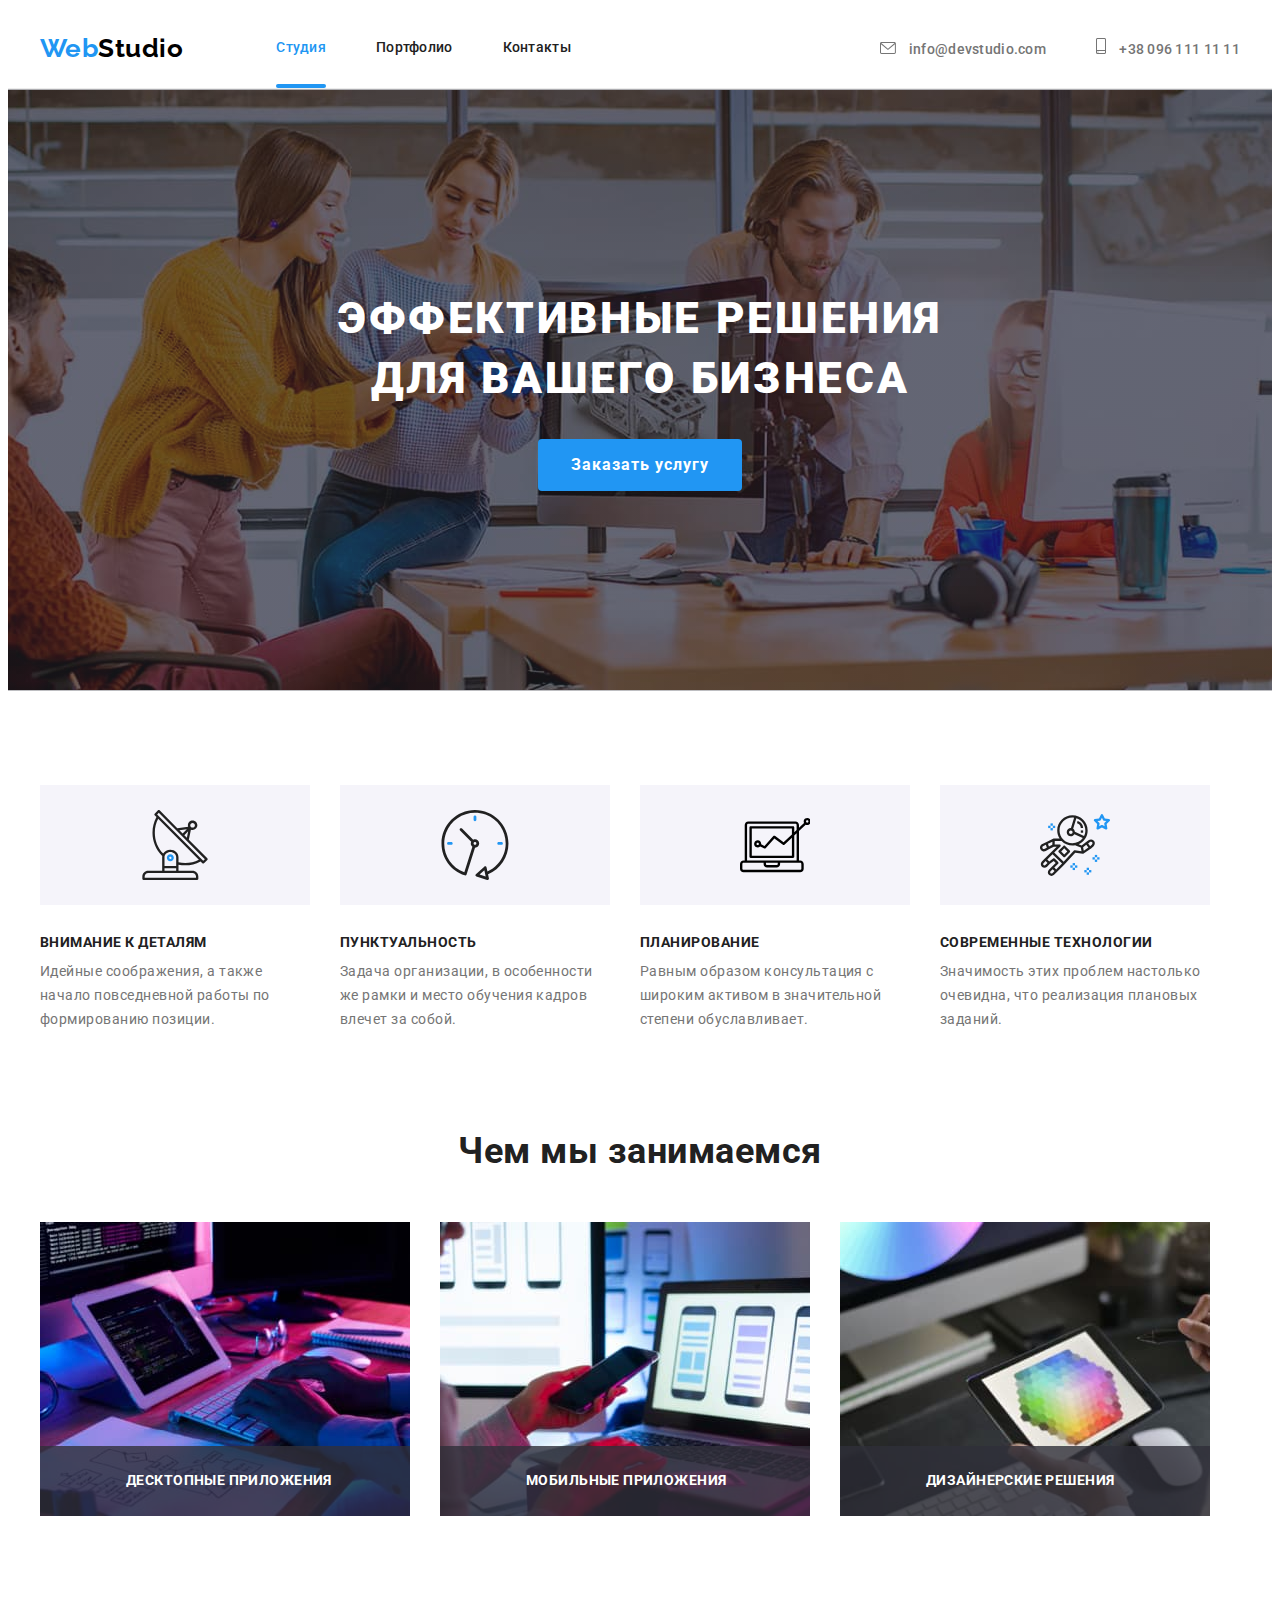
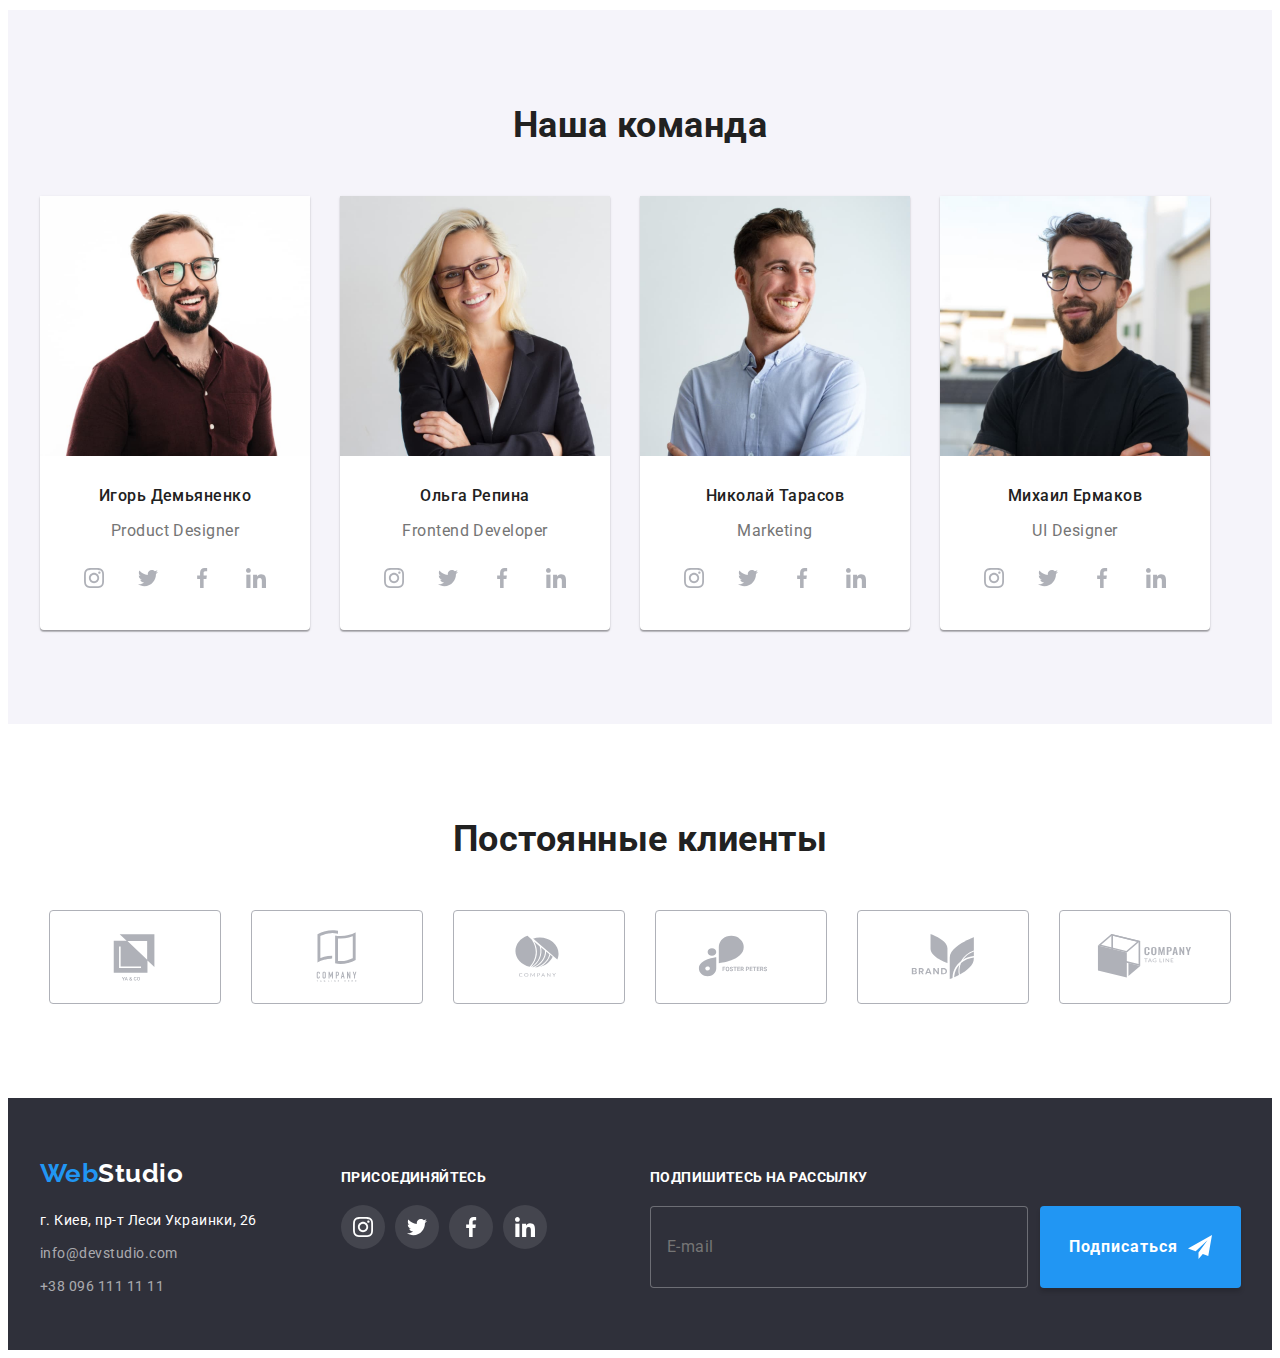
<file: index.html>
<!DOCTYPE html>
<html lang="ru">
<head>
    <meta charset="UTF-8">
    <meta http-equiv="X-UA-Compatible" content="IE=edge">
    <meta name="viewport" content="width=device-width, initial-scale=1.0">
    <title>Document</title>

<link rel="stylesheet" href="https://cdnjs.cloudflare.com/ajax/libs/modern-normalize/1.1.0/modern-normalize.min.css"
                integrity="sha512-wpPYUAdjBVSE4KJnH1VR1HeZfpl1ub8YT/NKx4PuQ5NmX2tKuGu6U/JRp5y+Y8XG2tV+wKQpNHVUX03MfMFn9Q=="
                crossorigin="anonymous" referrerpolicy="no-referrer" />
 <link rel="stylesheet" href="./css/styles.css">
<link
href="https://fonts.googleapis.com/css2?family=Montserrat&family=Raleway:wght@700&family=Roboto:wght@400;500;700;900&display=swap"
rel="stylesheet">
</head>
<body class="page">



    
    <!-- Шапка сайта -->
    <header class="page-header">
        <div class="container main-nav">
            <nav class="logo-nav">
        <a href="index.html" class="logo-header"><span class="logo-web">Web</span>Studio
        </a>
        <ul class="site-nav list">
            <li class="item"><a href="index.html" class="link current">Студия</a></li>
            <li class="item"><a href="portfolio.html" class="link">Портфолио</a></li>
            <li class="item"><a href="" class="link">Контакты</a></li>
        </ul>
        </nav>

        <ul class="address-nav list">
            <li class="item">
                <a href="mailto:info@devstudio.com" class="link">
                <svg class="mail-icon" width="16" height="12">
                <use href="./images/icons.svg#icon-envelope"></use>
            </svg>
           
                info@devstudio.com</a>
            </li>
            <li class="item">
                <a href="tel:+380961111111" class=link>
                <svg class="telephone-icon" width="10" height="16">
                    <use href="./images/icons.svg#icon-smartphone"></use>
                </svg>
                +38 096 111 11 11</a></li>
        </ul>
        </div>
    </header>
<!-- Main Content -->
<main>
    <!-- Герой -->
    <section class="hero">
        
<h1 class="hero-title">Эффективные решения <br> для вашего бизнеса</h1>
<button type="button" class="button" data-modal-open>Заказать услугу</button>

    </section>
    <!-- Премущества -->
    <section class="section features">
        <div class="container">
        <h2 class="section-title visually-hidden">Наши преимущества</h2>
        <ul class="features list">
            <li class="item">
                <div class="box-features">
                <svg class="icon-features">
                    <use href="./images/icons.svg#icon-antenna"></use>
                </svg>
            </div>
            <h3 class="title">Внимание к деталям</h3>
            <p class="text">Идейные соображения, а также начало повседневной работы по формированию позиции.</p>
            </li>
            <li class="item">
                <div class="box-features">
                <svg class="icon-features">
                    <use href="./images/icons.svg#icon-clock--"></use>
                </svg>
                </div>
                <h3 class="title">Пунктуальность</h3>
                <p class="text">Задача организации, в особенности же рамки и место обучения кадров влечет за собой.</p>
           
            </li>
            <li class="item">
                <div class="box-features">
                <svg class="icon-features">
                    <use href="./images/icons.svg#icon-Vector"></use>
                </svg>
                </div>
                <h3 class="title">Планирование</h3>
                <p class="text">Равным образом консультация с широким активом в значительной степени обуславливает.</p>
            
            </li>
            <li class="item">
                <div class="box-features">
                <svg class="icon-features">
                    <use href="./images/icons.svg#icon-astronaut"></use>
                </svg>
                </div>
                <h3 class="title">Современные технологии</h3>
                <p class="text">Значимость этих проблем настолько очевидна, что реализация плановых заданий.</p>
            </li>
        </ul>
        </div>
    </section>
    <!-- Чем занимаемся-->
    <section class="section works">
        <div class="container">
        <h2 class="section-title">Чем мы занимаемся</h2>
        <ul class="list work-img">
            <li class="item-work">
                <img src="./images/box1.jpg" alt="Планшет и клавиатура на столе" width="370" class="work-pic">
            <span class="name-work">Десктопные приложения</span>
            </li>
            <li class="item-work">
                <img src="./images/box2.jpg" alt="Ноутбук на столе" width="370"class="work-pic">
                <span class="name-work">Мобильные приложения</span>
            </li>
            <li class="item-work">
                <img src="./images/box3.jpg" alt="Планшет в руках" width="370"class="work-pic">
                <span class="name-work">Дизайнерские решения</span>
            </li>
        </ul>
        </div>
    </section>
    <!-- Наша команда -->
    <section class="section command">
        <div class="container">
        <h2 class="section-title">Наша команда</h2>
        <ul class="command list">
            <li class="item">
                <img src="./images/igor.jpg" alt="Парень в очках" width="270" class="photo">
                <div class="command-card">
                    <h3 class="name">Игорь Демьяненко</h3>
                <p class="text">Product Designer</p>
                <ul class="command-icons">
                    <li class="icon list">
                            <a href="#" class="link-social" alt="Посилання на Instagram">
                        <svg class="social-icon">
                            <use href="./images/icons.svg#icon-Instasign"></use>
                        </svg>
                        </a>
                    </li>
                    <li class="icon list">
                    <a href="#" class="link-social" alt="Посилання на Twitter">
                            <svg class="social-icon">
                                <use href="./images/icons.svg#icon-Twitter"></use>
                            </svg>
                        </a>
                    </li>
                        <li class="icon list">
                            <a href="#" class="link-social" alt="Посилання на Facebook">
                                <svg class="social-icon">
                                    <use href="./images/icons.svg#icon-facebooksign"></use>
                                </svg>
                            </a>
                        </li>
                        <li class="icon list">
                            <a href="#" class="link-social" alt="Посилання на Linkedin">
                                <svg class="social-icon">
                                    <use href="./images/icons.svg#icon-INsign"></use>
                                </svg>
                            </a>
                        </li>
                    </ul>
            </li>
    
<li class="item">
                <img src="./images/olga.jpg" alt="Девушка в очках" width="270" class="photo">
                <div class="command-card">
                <h3 class="name">Ольга Репина</h3>
                <p class="text">Frontend Developer</p>
                <ul class="command-icons">
                    <li class="icon list">
                        <a href="#" class="link-social" alt="Посилання на Instagram">
                            <svg class="social-icon">
                                <use href="./images/icons.svg#icon-Instasign"></use>
                            </svg>
                        </a>
                    </li>
                    <li class="icon list">
                        <a href="#" class="link-social" alt="Посилання на Twitter">
                            <svg class="social-icon">
                                <use href="./images/icons.svg#icon-Twitter"></use>
                            </svg>
                        </a>
                    </li>
                    <li class="icon list">
                        <a href="#" class="link-social" alt="Посилання на Facebook">
                            <svg class="social-icon">
                                <use href="./images/icons.svg#icon-facebooksign"></use>
                            </svg>
                        </a>
                    </li>
                    <li class="icon list">
                        <a href="#" class="link-social" alt="Посилання на Linkedin">
                            <svg class="social-icon">
                                <use href="./images/icons.svg#icon-INsign"></use>
                            </svg>
                        </a>
                    </li>
                </ul>
                </li>
<li class="item">
                <img src="./images/nikolay.jpg" alt="Парень в белой рубашке" width="270" class="photo">
                <div class="command-card">
               <h3 class="name">Николай Тарасов</h3>
            <p class="text">Marketing</p>
        <ul class="command-icons">
            <li class="icon list">
                <a href="#" class="link-social" alt="Посилання на Instagram">
                    <svg class="social-icon">
                        <use href="./images/icons.svg#icon-Instasign"></use>
                    </svg>
                </a>
            </li>
            <li class="icon list">
                <a href="#" class="link-social" alt="Посилання на Twitter">
                    <svg class="social-icon">
                        <use href="./images/icons.svg#icon-Twitter"></use>
                    </svg>
                </a>
            </li>
            <li class="icon list">
                <a href="#" class="link-social" alt="Посилання на Facebook">
                    <svg class="social-icon">
                        <use href="./images/icons.svg#icon-facebooksign"></use>
                    </svg>
                </a>
            </li>
            <li class="icon list">
                <a href="#" class="link-social" alt="Посилання на Linkedin">
                    <svg class="social-icon">
                        <use href="./images/icons.svg#icon-INsign"></use>
                    </svg>
                </a>
            </li>
        </ul>
       </div>
        </li>
    <li class="item">
                <img src="./images/mihail.jpg" alt="Парень с бородой" width="270" class="photo">
                <div class="command-card">
                <h3 class="name">Михаил Ермаков</h3>
                <p class="text">UI Designer</p>
        <ul class="command-icons">
            <li class="icon list">
                <a href="#" class="link-social" alt="Посилання на Instagram">
                    <svg class="social-icon">
                        <use href="./images/icons.svg#icon-Instasign"></use>
                    </svg>
                </a>
            </li>
            <li class="icon list">
                <a href="#" class="link-social" alt="Посилання на Twitter">
                    <svg class="social-icon">
                        <use href="./images/icons.svg#icon-Twitter"></use>
                    </svg>
                </a>
            </li>
            <li class="icon list">
                <a href="#" class="link-social" alt="Посилання на Facebook">
                    <svg class="social-icon">
                        <use href="./images/icons.svg#icon-facebooksign"></use>
                    </svg>
                </a>
            </li>
            <li class="icon list">
                <a href="#" class="link-social" alt="Посилання на Linkedin">
                    <svg class="social-icon">
                        <use href="./images/icons.svg#icon-INsign"></use>
                    </svg>
                </a>
            </li>
        </ul>
        </li>
    </ul>
    </div>
    </section>
    <!-- Постоянные клиенты -->
    <section class="section clients">
        <div class="container">
            <h2 class="section-title">Постоянные клиенты</h2>
            <ul class="clients-icons list">
<li class="icon">
    <a href="#" class="client-link">
        <svg class="client-icon">
        <use href="./images/icons.svg#icon-Client-1"></use>
        </svg>
    </a>
    </li>
<li class="icon">
    <a href="#" class="client-link">
     <svg class="client-icon">
     <use href="./images/icons.svg#icon-Client-2"></use>
    </svg>
    </a>
    </li>
    <li class="icon">
        <a href="#" class="client-link">
<svg class="client-icon">
<use href="./images/icons.svg#icon-Client-3"></use>
</svg>
        </a>
</li>
    <li class="icon">
<a href="#" class="client-link">
<svg class="client-icon">
<use href="./images/icons.svg#icon-Client-4"></use>
</svg>
</a>
</li>
    <li class="icon">
<a href="#" class="client-link">
<svg class="client-icon">
<use href="./images/icons.svg#icon-Client-5"></use>
</svg>
</a>
</li>
    <li class="icon">
<a href="#" class="client-link">
<svg class="client-icon">
<use href="./images/icons.svg#icon-Client-6"></use>
</svg>
</a>
</li>
</ul>
</div>
    </section>
    </main>
 <!-- footer -->
<footer class="footer">
    <div class="container">
        <ul class="footer-content">
<li class="footer-box address-logo">
    <div class="footer-auth">
    <div class="logo-footer">
    <a href="index.html"><span class="logo-web">Web</span><span class="logo-white">Studio</span>
    </a>
    </div>
    <div class="address-box">
    <address class="address-footer">
    <a href="https://goo.gl/maps/piqngm7oDQpEDh6u6" target="_blank" class="address">г. Киев, пр-т Леси Украинки,
                26</a>
    </address>

    <address class="address-nav-footer">
    <ul class="list">
    <li class="mail">
    <a href="mailto:info@devstudio.com" class="link">info@devstudio.com</a>
    </li>
                <li><a href="tel:+380961111111" class="link">+38 096 111 11 11</a>
                </li>
            </ul>
        </address>
        </div>
    </div>
</li>
<li class="footer-box">
    <div class="footer-auth icons-block">
        <p class="footer-auth-text">Присоединяйтесь</p>
        <ul class="footer-icons">
            <li class="icon list">
                <a href="#" class="footer-link">
                    <svg class="footer-icon" aria-label="Посилання на Instagram">
                        <use href="./images/icons.svg#icon-Instasign"></use>
                    </svg>
                </a>
            </li>
            <li class="icon list">
                <a href="#" class="footer-link">
               
                    <svg class="footer-icon" aria-label="Посилання на Twitter">
                        <use href="./images/icons.svg#icon-Twitter"></use>
                    </svg>
                </a>
            </li>
            <li class="icon list">
                <a href="#" class="footer-link" aria-label="Посилання на Facebook">
                    <svg class="footer-icon">
                        <use href="./images/icons.svg#icon-facebooksign"></use>
                    </svg>
            </a>
            </li>
            <li class="icon list">
                <a href="#" class="footer-link">
                    <svg class="footer-icon" aria-label="Посилання на Linkedin">
                        <use href="./images/icons.svg#icon-INsign"></use>
                    </svg>
                </a>
            </li>
            </ul>
        </div>
</li>
<li class="list">
    <form>
        <p class="footer-form-text">Подпишитесь на рассылку</p>
        <div role="group" class="footer-field">
            <input type="email" class="input-footer" id="email" name="email" placeholder="E-mail">
            <label for="email" class="label-footer">
            </label>
            <button type="submit"class= "button-footer">
                <span class="text-button-send">Подписаться</span>
                <svg class="icon-send">
                    <use href="./images/icons.svg#send"></use>
                </svg>
            </button>
    </div>
    </form>
</li>
        </ul>
</div>
</footer>
<!-- Modal -->
<div class="backdrop is-hidden" data-modal>
    <div class="modal">
        <button type="button" class="modal-close-button" data-modal-close>
            <svg class="close-icon" aria-hidden="true">
                <use href="./images/icons.svg#close-black">
                </use>
            </svg>
        </button>
        <form class="form">
            <h3 class="recall">Оставьте свои данные, мы вам перезвоним</h3>
        <div class="form-field">
            <label for="name" class="form-label">Имя</label>
            <input type="text" class="form-input" name="name" id="name" placeholder=" ">
                <svg class="modal-icon" aria-hidden="true">
                    <use href="./images/icons.svg#person-modal">
                    </use>
                </svg>
            </div>
            <div class="form-field">
            <label for="tel" class="form-label">Телефон</label>
            <input type="tel" class="form-input" name="tel" id="tel" placeholder=" ">
                <svg class="modal-icon" aria-hidden="true">
                    <use href="./images/icons.svg#phone-modal">
                    </use>
                </svg>
         
            </div>
            <div class="form-field">
            <label for="email" class="form-label">Почта</label>
            <input type="email" class="form-input" name="email" id="email" placeholder=" ">
                <svg class="modal-icon" aria-hidden="true">
                    <use href="./images/icons.svg#email-modal">
                    </use>
                </svg>
           
            </div>
            <div class="form-field">
            <label for="feedback" class="form-label">Комментарий</label>
            <textarea class="form-input-feedback" name="feedback" id="feedback" rows="5" placeholder="Введите текст"></textarea>              
            </div>
            <div class="policy-box">
           
            <input type="checkbox" class="form-checkbox" name="policy" id="policy">
            <svg class="checkbox-icon-check">
                <use href="./images/icons.svg#icon-check"></use>
            </svg>
            <svg class="checkbox-icon">
                <use href="./images/icons.svg#vector"></use>
            </svg>
           
            <label for="policy" class="label-policy">Соглашаюсь с рассылкой и принимаю <a class="contract">Условия договора</a>
            </label>
    </div>
            <button type="submit" class="button-send"> Отправить
               
            </button>
            </form>
        </div>
        </form>
    </div>
</div>
<script src="./js/modal.js">

</script>
</body>
</html>
</file>
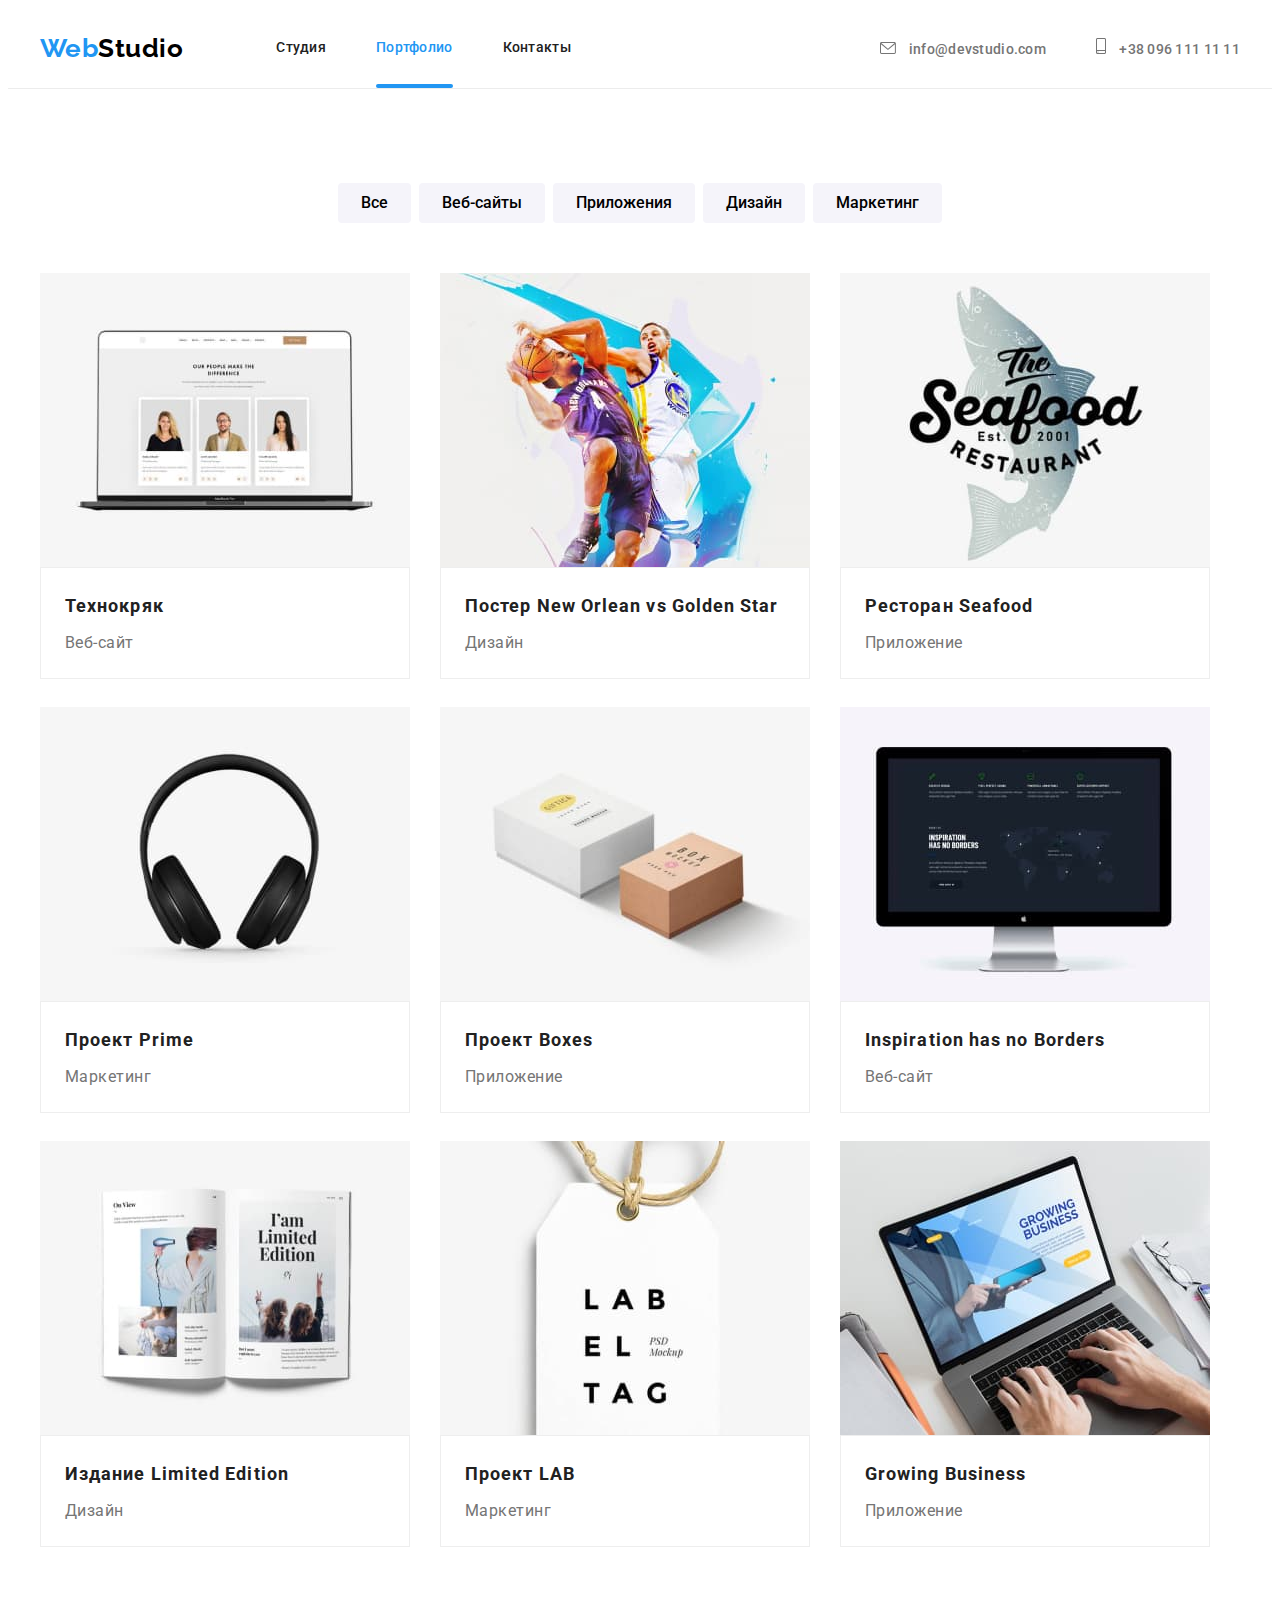
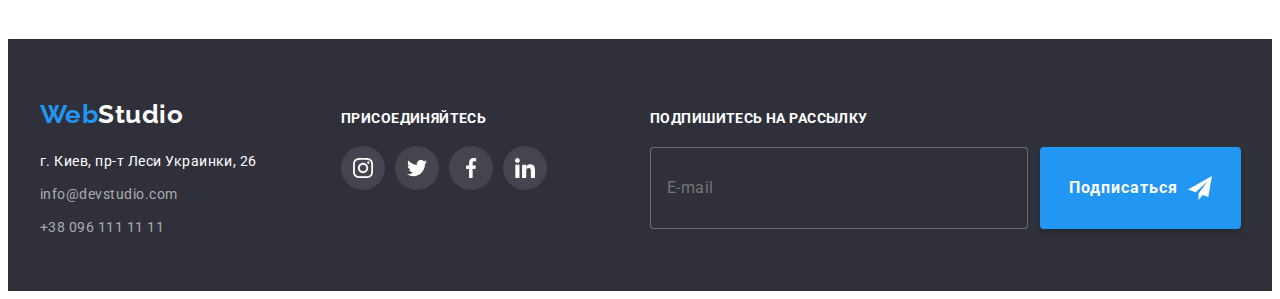
<file: portfolio.html>
<!DOCTYPE html>
<html lang="ru">

<head>
    <meta charset="UTF-8">
    <meta http-equiv="X-UA-Compatible" content="IE=edge">
    <meta name="viewport" content="width=device-width, initial-scale=1.0">
    <title>Document</title>
  
    <link rel="stylesheet" href="https://cdnjs.cloudflare.com/ajax/libs/modern-normalize/1.1.0/modern-normalize.min.css"
            integrity="sha512-wpPYUAdjBVSE4KJnH1VR1HeZfpl1ub8YT/NKx4PuQ5NmX2tKuGu6U/JRp5y+Y8XG2tV+wKQpNHVUX03MfMFn9Q=="
            crossorigin="anonymous" referrerpolicy="no-referrer" />
            <link rel="stylesheet" href="./css/styles.css">
            <link
                href="https://fonts.googleapis.com/css2?family=Montserrat&family=Raleway:wght@700&family=Roboto:wght@400;500;700;900&display=swap"
                rel="stylesheet">
</head>

<body class="page">
<!-- Шапка сайта -->
<header class="page-header">
    <div class="container main-nav">
        <nav class="logo-nav">
            <a href="index.html" class="logo-header"><span class="logo-web">Web</span>Studio
            </a>
            <ul class="site-nav list">
                <li class="item"><a href="index.html" class="link">Студия</a></li>
                <li class="item"><a href="portfolio.html" class="link current">Портфолио</a></li>
                <li class="item"><a href="" class="link">Контакты</a></li>
            </ul>
        </nav>

        <ul class="address-nav list">
            <li class="item">
                <a href="mailto:info@devstudio.com" class="link">
                    <svg class="mail-icon" width="16" height="12">
                        <use href="./images/icons.svg#icon-envelope"></use>
                    </svg>

                    info@devstudio.com</a>
            </li>
            <li class="item">
                <a href="tel:+380961111111" class=link>
                    <svg class="telephone-icon" width="10" height="16">
                        <use href="./images/icons.svg#icon-smartphone"></use>
                    </svg>
                    +38 096 111 11 11</a>
            </li>
        </ul>
    </div>
</header>
    <!-- main content -->
    <main>
        <section class="section filter">
            <div class="container">
            <h1 class="visually-hidden">Портфолио</h1>
            
            <!-- навигация портфолио -->
            <ul class="portfolio-nav list">
                <li class="item"><button type="button" class="button-portfolio">Все </button> </li>
                <li class="item"><button type="button" class="button-portfolio">Веб-сайты</button></li>
                <li class="item"><button type="button" class="button-portfolio">Приложения</button></li>
                <li class="item"><button type="button" class="button-portfolio">Дизайн</button></li>
                <li class="item"><button type="button" class="button-portfolio">Маркетинг</button></li>
            </ul>
            <!-- примеры работ -->
        <h2 class="visually-hidden">Примеры работ</h2>
        <ul class="example list">
            <li class="item">
                <div class="link list">
                    <div class="card-top">
                    <img src="./images/web-up.jpg" alt="Ноутбук" width="370" height="294"
                        class="image">
                        <div class="example-overlay">
                            <p>Ресурс предлагает комплексные предложения с разным уровнем функционала и сервисов. Все это позволит посетителю получить
                            исчерпывающие сведения о компании или частном лице.</p>
                        </div>
                        </div>
                    <div class="card-down">
                        <h3 class="title-example list">Технокряк</h3>
                        <p class="type">Веб-сайт</p>
                    </div>
                </div>
            </li>
            <li class="item">
                <div class="link list">
                    <div class="card-top">
                    <img src="./images/design-up.jpg" alt="Два баскетболиста" width="370"
                        height="294" class="image">
                        <div class="example-overlay">
                            <p></p>
                        </div>
                        </div>
                    <div class="card-down">
                        <h3 class="title-example list">Постер New Orlean vs Golden Star</h3>
                        <p class="type">Дизайн</p>
                    </div>
                </div>
            </li>
            <li class="item">
                <div  class="link list">
                    <div class="card-top">
                    <img src="./images/app-up.jpg" alt="Рыба" width="370" height="294"
                        class="image">
                        <div class="example-overlay">
                            <p></p>
                        </div>
                        </div>
                    <div class="card-down">
                        <h3 class="title-example list">Ресторан Seafood</h3>
                        <p class="type">Приложение</p>
                    </div>
                </div>
            </li>
            <li class="item"><div type="button"  class="link list">
                <div class="card-top">
                <img src="./images/marketing-middle.jpg" alt="Наушники" width="370"
                        height="294" class="image">
                        <div class="example-overlay">
                            <p></p>
                        </div>
                        </div>
                    <div class="card-down">
                        <h3 class="title-example list">Проект Prime</h3>
                        <p class="type">Маркетинг</p>
                    </div>
                </div>
            </li>
            <li class="item">
                <div  class="link list">
                    <div class="card-top">
                    <img src="./images/app-middle.jpg" alt="Две коробки" width="370"
                        height="294" class="image">
                        <div class="example-overlay">
                            <p></p>
                        </div>
                        </div>
                    <div class="card-down">
                        <h3 class="title-example list">Проект Boxes</h3>
                        <p class="type">Приложение</p>
                    </div>
                </div>
            </li>
            <li class="item"><div type="button"  class="link list">
                <div class="card-top">
                <img src="./images/web-middle.jpg" alt="Экран" width="370"
                        height="294" class="image">
                        <div class="example-overlay">
                            <p></p>
                        </div>
                        </div>
                    <div class="card-down">
                        <h3 class="title-example list">Inspiration has no Borders</h3>
                        <p class="type">Веб-сайт</p>
                    </div>
                </div>
            </li>
            <li class="item">
                <div class="link list">
                    <div class="card-top">
                    <img src="./images/design-down.jpg" alt="Журнал" width="370"
                        height="294" class="image">
                        <div class="example-overlay">
                            <p></p>
                        </div>
                        </div>
                    <div class="card-down">
                        <h3 class="title-example list">Издание Limited Edition</h3>
                        <p class="type">Дизайн</p>
                    </div>
                </div>
            </li>
            <li class="item"><div type="button"  class="link list">
                <div class="card-top">
                <img src="./images/marketing-down.jpg" alt="Бирка с логотипом"
                        width="370" height="294" class="image">
                        <div class="example-overlay">
                            <p></p>
                        </div>
                        </div>
                    <div class="card-down">
                        <h3 class="title-example list">Проект LAB</h3>
                        <p class="type">Маркетинг</p>
                    </div>
                </div>
            </li>
            <li class="item">
                <div class="link list">
                    <div class="card-top">
                    <img src="./images/app-down.jpg" alt="Руки и ноутбук" width="370"
                        height="294" class="image">
                        <div class="example-overlay">
                            <p></p>
                        </div>
                        </div>
                    <div class="card-down">
                        <h3 class="title-example list">Growing Business</h3>
                        <p class="type">Приложение</p>
                    </div>
                </div>
            </li>
        </ul>
        </div>
        </section>
        </main>

<!-- footer -->
<footer class="footer">
    <div class="container">
        <ul class="footer-content">
            <li class="footer-box address-logo">
                <div class="footer-auth">
                    <div class="logo-footer">
                        <a href="index.html"><span class="logo-web">Web</span><span class="logo-white">Studio</span>
                        </a>
                    </div>
                    <div class="address-box">
                        <address class="address-footer">
                            <a href="https://goo.gl/maps/piqngm7oDQpEDh6u6" target="_blank" class="address">г. Киев,
                                пр-т Леси Украинки,
                                26</a>
                        </address>

                        <address class="address-nav-footer">
                            <ul class="list">
                                <li class="mail">
                                    <a href="mailto:info@devstudio.com" class="link">info@devstudio.com</a>
                                </li>
                                <li><a href="tel:+380961111111" class="link">+38 096 111 11 11</a>
                                </li>
                            </ul>
                        </address>
                    </div>
                </div>
            </li>
            <li class="footer-box">
                <div class="footer-auth icons-block">
                    <p class="footer-auth-text">Присоединяйтесь</p>
                    <ul class="footer-icons">
                        <li class="icon list">
                            <a href="#" class="footer-link">
                                <svg class="footer-icon" aria-label="Посилання на Instagram">
                                    <use href="./images/icons.svg#icon-Instasign"></use>
                                </svg>
                            </a>
                        </li>
                        <li class="icon list">
                            <a href="#" class="footer-link">

                                <svg class="footer-icon" aria-label="Посилання на Twitter">
                                    <use href="./images/icons.svg#icon-Twitter"></use>
                                </svg>
                            </a>
                        </li>
                        <li class="icon list">
                            <a href="#" class="footer-link" aria-label="Посилання на Facebook">
                                <svg class="footer-icon">
                                    <use href="./images/icons.svg#icon-facebooksign"></use>
                                </svg>
                            </a>
                        </li>
                        <li class="icon list">
                            <a href="#" class="footer-link">
                                <svg class="footer-icon" aria-label="Посилання на Linkedin">
                                    <use href="./images/icons.svg#icon-INsign"></use>
                                </svg>
                            </a>
                        </li>
                    </ul>
                </div>
            </li>
            <li class="list">
                <form>
                    <p class="footer-form-text">Подпишитесь на рассылку</p>
                    <div role="group" class="footer-field">
                        <input type="email" class="input-footer" id="email" name="email" placeholder="E-mail">
                        <label for="email" class="label-footer">
                        </label>
                        <button type="submit" class="button-footer">
                            <span class="text-button-send">Подписаться</span>
                            <svg class="icon-send">
                                <use href="./images/icons.svg#send"></use>
                            </svg>
                        </button>
                    </div>
                </form>
            </li>
        </ul>
    </div>
</footer>
</body>

</html>
</file>
<file: css/styles.css>
:root{
--primary-text-colour: #212121;
--title-text-color: #212121;
--text-color:#757575;
--accent-color:#2196F3;
--secondary-text-color:#ffffff;
--primary-background-color:#ffffff;
--background-color-dark:#2F303A;
--background-color-button: #F5F4FA;
--border-color-header: #ECECEC;
--background-color-border-image-portfolio: #EEEEEE;
--color-icons-not-hovwer: #AFB1B8;}

header {border-bottom: 1px solid var(--border-color-header);}
body {
background-color:var(--primary-background-color);
color: var(--primary-text-colour);
font-family: Roboto, sans-serif;
letter-spacing:0.03em;}
a{
text-decoration: none;
}

.visually-hidden{
position: absolute;
 width: 1px;
height: 1px;
margin: -1px;
border: 0;
padding: 0;
white-space: nowrap;
clip-path: inset(100%);
clip: rect(0 0 0 0);
overflow: hidden;}

/* Section */
.section {
    color: var(--primary-text-colour);
    padding-top: 94px;
    padding-bottom: 94px;
}

.section-title {
    font-weight: 700;
    font-size: 36px;
    line-height: 1.17;
    text-align: center;
    margin-top: 0;
    margin-bottom: 50px;
}

    /* Logo */
.logo-header, .logo-footer{
color: #000000;
font-family: Raleway,sans-serif;
font-weight:700;
font-size:26px;
line-height:1.19;
text-decoration: none;}
.logo-web{
    color: var(--accent-color);}
/* List */
.list {
list-style: none;
margin-top: 0px;
margin-bottom: 0px;
padding-left: 0;}

/* Site-naw */
.main-nav{
    display: flex;
    align-items: center;
}
.logo-nav{
    display: flex;
    align-items: center;
}
.site-nav{
display: flex;
margin-left: 93px;
}
.site-nav>.item {
    margin-right: 50px;}

.site-nav>.item:not(:last-child){
margin-right: 50 px;
}


.site-nav .link {
display: block;
padding-top: 32px;
padding-bottom: 32px;

color:var(--primary-text-colour);
letter-spacing:0.02em;
font-weight: 500;
font-size: 14px;
line-height: 1.14;
text-decoration: none;
position: relative;
transition: color 250ms cubic-bezier(0.4, 0, 0.2, 1);}
.site-nav .link:hover,
.site-nav .link:focus {
    color: var(--accent-color);}
.site-nav .link.current {
color:var(--accent-color);}

.link.current::after{
    content: "";
    position: absolute;
    width: 100%;
    height: 4px;
    background-color: var(--accent-color);
    border-radius: 2px;
    display: block;
    bottom: 0;
    left: 0;
    transition: transform 250ms cubic-bezier(0.4, 0, 0.2, 1);
  
}
.link.current:hover::after{
    transform: scaleX(1);

 
}

.address-nav {
display: flex;
margin-left: auto;
align-items: baseline;}

.address-nav .link {
transition: color 250ms cubic-bezier(0.4, 0, 0.2, 1);
color: var(--text-color);
letter-spacing:0.02em;
text-decoration: none;
font-weight: 500;
font-size: 14px;
line-height: 1.14;

padding-top: 32px;
padding-bottom: 32px;}
.address-nav .link:hover,
.address-nav .link:focus {
color: var(--accent-color);
}

.address-nav .link:hover .mail-icon,
.address-nav .link:focus .mail-icon{
  fill: var(--accent-color);}

.address-nav .link:hover .telephone-icon,
.address-nav .link:focus .telephone-icon {
    fill: var(--accent-color);
}
.address-nav .item+ .item{
    margin-left: 50px;
}
.mail-icon,
.telephone-icon {
    margin-right: 10px;
    fill: var(--text-color);
    transition: fill 250ms cubic-bezier(0.4, 0, 0.2, 1);
}


    /* Hero */
.hero {
text-align:center;
padding-top: 200px;
padding-bottom: 200px;
background-image: linear-gradient(rgba(47, 48, 58, 0.4),rgba(47, 48, 58, 0.4)),
url(../images/hero\ image.jpg);
background-repeat: no-repeat;
background-position: center;
background-size: cover;
background-attachment:scroll;
background-size: 1600px auto;
}

.hero-title {
color: var(--secondary-text-color);

letter-spacing:0.06em;
font-weight: 900;
font-size: 44px;
line-height: 1.36;
text-transform: uppercase;
margin-top: 0px;
margin-bottom: 30px;
}

.button{
color: var(--secondary-text-color);
background-color: var(--accent-color);
font-weight: 700;
letter-spacing:0.06em;
font-family:inherit;
font-size: 16px;
line-height: 1.87;
text-align: center;
border-radius: 4px;
padding: 10px 32px;
display: inline-block;
border: 1px solid transparent;
margin-bottom: 0px;
margin-top: 0px;
min-width: 200px;
}

/* Features */
.features .title{
color:var(--title-text-color);
font-weight: 700;
font-size: 14px;
line-height: 1.14;
text-transform: uppercase;
margin-top: 0;
margin-bottom: 10px;}
.features .text{
color: var(--text-color);
font-size: 14px;
line-height: 1.71;
margin-top: 0;
margin-bottom: 0;
}
.features.list{
    display:flex;
    list-style: none;
}

.features .item:not(:last-child){
margin-right: 30px;}
.features .item{
    width: 270px;
    height: 251px;}
        .icon-features {
            width: 70px;
            height: 70px;
        }
    
        .box-features {
            display: flex;
            justify-content: center;
            align-items: center;
            width: 270px;
            height: 120px;
            background-color: var(--background-color-button);
            margin-bottom: 30px;
        }

/* Work-list */
.section.works{
    padding: 0px 0px 94px;
}

.work-img{
display: flex;
}
.item-work{
    position: relative;
}
.item-work::before {
content:"";
background-color: rgba(47, 48, 58, 0.8);
width: 100%;
height:70px;
position:absolute;
bottom: 0;
}
.work-img .item-work +.item-work{
    margin-left: 30px;
}
.name-work{
    font-weight: 700;
    font-size: 14px;
    line-height: 1.14;
    text-align: center;
    letter-spacing: 0.03em;
    text-transform: uppercase;

    position: absolute;
    left: 86px;
    bottom: 27px;
    color: var(--secondary-text-color);}
    .work-pic{
        display: block;
    }
/* Command */
.command{
    display: flex;
}
.photo{
display: block;

}
.command-card {

padding-top:30px;
padding-bottom: 30px;
}
.command .item:not(:last-child){
margin-right: 30px;
}
.command .item{background-color: #FFFFFF;
    box-shadow: 0px 1px 3px rgba(0, 0, 0, 0.12), 0px 1px 1px rgba(0, 0, 0, 0.14), 0px 2px 1px rgba(0, 0, 0, 0.2);
    border-radius: 0px 0px 4px 4px;
    border: none;
    outline: none;
   }

.name{
font-weight: 500;
font-size: 16px;
line-height: 1.19;
text-align: center;
margin-top: 0;
margin-bottom: 10;}
.command .text{
    color:var(--text-color);
    font-size: 16px;
    line-height: 1.19;
    text-align: center;
margin-bottom: 16px;
margin-top: 0;
}
.text{margin-top: 0;}
.section.command{
    background-color:var(--background-color-button);}
.name-command {
    padding-top: 30px;
    padding-bottom: 30px;
background-color: var(--primary-background-color);}

.social-icon {
    width: 20px;
    height: 20px;
    fill: var(--color-icons-not-hovwer);
transition: fill 250ms cubic-bezier(0.4, 0, 0.2, 1);}
.link-social:hover .social-icon,
.link-social:focus .social-icon{
fill:var(--secondary-text-color);}
.link-social:focus,
.link-social:hover {
background-color: var(--accent-color);
cursor: pointer;}
.link-social{
    width: 44px;
    height: 44px;
    border-radius: 50%;
    background-color: var(--secondary-text-color);
    display:flex;
justify-content: center;
    align-items: center;
transition: background-color 250ms cubic-bezier(0.4, 0, 0.2, 1);}

.command-icons {
    text-align: center;
    padding: 0;
  
    display: flex;
    padding-right: 32px;
    padding-left: 32px;
}
.command-icons .icon:not(:last-child){
    margin-right: 10px;
    
}
/* Clients */
.client-icon {
    width: 106px;
    height: 60px;
    fill: var(--color-icons-not-hovwer);
transition: fill 250ms cubic-bezier(0.4, 0, 0.2, 1);}

.client-link:hover .client-icon,
.client-link:focus .client-icon {
    fill: var(--accent-color);}
.client-link:hover,
.client-link:focus{
border: 1px solid var(--accent-color);
border-radius: 4px;}

.client-link {
    border: 1px solid var(--color-icons-not-hovwer);
    width: 170px;
    height: 92px;
    border-radius: 4px;
    display: flex;
    text-align: center;
    justify-content: center;
    align-items: center;
transition: border 250ms cubic-bezier(0.4, 0, 0.2, 1);}


.clients-icons .icon:not(:last-child) {
    margin-right: 30px;
}

.clients-icons .icon {


}

.clients-icons {
    text-align: center;
        padding: 0;
        display: flex;
        justify-content: center;
}
/* Footer */
.logo-footer{
margin-bottom: 20px;
text-decoration: none;
}
.address-footer{
    margin-bottom: 9px;
}
.mail{
    margin-bottom: 9px;
}
.logo-white{
    color: var(--secondary-text-color);
}
.address {
    color: var(--secondary-text-color);
    background-color: var(--background-color-dark);
    font-size: 14px;
    line-height: 1.71;
    text-decoration: none;
transition: color 250ms cubic-bezier(0.4, 0, 0.2, 1);
}
address {
        font-style: normal;}
.address:hover,
.address:focus{
color: var(--accent-color);}
.address-nav-footer .link{
text-decoration: none;
font-size: 14px;
line-height: 1.71;
color: rgba(255, 255, 255, 0.6);
background-color: var(--background-color-dark);}
.container {
margin-left: auto;
margin-right: auto;
width: 1200px;
padding-left: 15px;
padding-right: 15px;}

.footer {
padding-top: 60px;
padding-bottom: 60px;
background-color: var(--background-color-dark);}


.footer-auth-text {
    letter-spacing: 0.03em;
    font-weight: 700;
    font-size: 14px;
    line-height: 1, 14;

    display: inline-block;
    text-transform: uppercase;
    color: var(--secondary-text-color);
    margin-bottom: 20px;}

.footer-content {
    display: flex;
    align-items: center;
    padding: 0;
    align-items: baseline;
    margin: 0;
}

.footer-content .footer-box {
    display: inline-block;
}

.footer-link {
    width: 44px;
    height: 44px;
    border-radius: 50%;
    background-color: rgba(255, 255, 255, 0.1);
    margin-right: 10px;
    display: flex;
    align-items: center;
    justify-content: center;
    transition: background-color 250ms cubic-bezier(0.4, 0, 0.2, 1);
}


.footer-link .footer-icon {
    width: 20px;
    height: 20px;
    fill: var(--primary-background-color);
    text-align: center;
    transition: color 250ms cubic-bezier(0.4, 0, 0.2, 1);
}

.footer-icons .icon {
    display: inline-block;
}

.footer-box.address-logo {
    margin-right: 70px;
}

.footer-icons {
    padding: 0;
display: flex;
flex-wrap: nowrap;}

.footer-auth.icons-block {}

.address-box {
    width: 231px;
    height: 81px;
}
.footer-link:hover .footer-icon,
.footer-link:focus .footer-icon {
    color: var(--secondary-text-color);
}
.footer-link:hover,
.footer-link:focus{
    background-color: var(--accent-color);
   }

        /* Portfolio */
        /* Navigation */
    
        .portfolio-nav {
            color: var(--primary-text-colour);
            text-align: center;
            display: flex;
            justify-content: center;
            padding-bottom: 16px;
            margin-bottom: 34px;
        }
    
        .portfolio-nav .item:not(:last-child) {
    
            margin-right: 8px;
        }
    
        .portfolio-nav .button-portfolio {
            background-color: var(--background-color-button);
            font-family: inherit;
            font-weight: 500;
            font-size: 16px;
            line-height: 1.62;
            text-align: center;
            cursor: pointer;
            padding: 6px 22px;
            border: 1px solid transparent;
            display: inline-block;
            min-width: 73px;
            border-radius: 4px;
            transition: background-color 250ms cubic-bezier(0.4, 0, 0.2, 1), color 250ms cubic-bezier(0.4, 0, 0.2, 1);

        }
    
        .portfolio-nav .button-portfolio:hover,
        .portfolio-nav .button-portfolio:focus {
            background-color: var(--accent-color);
            color: var(--secondary-text-color);
            border-radius: 4px;
            min-width: 73px;
            display: inline-block;
        }
    
        /* Work-examples */
        .example {
            display: flex;
            flex-wrap: wrap;
        }
        .example .image {
            display: block;
        }
    
        .example>.item {
            margin-right: 30px;
            margin-bottom: 30px;
           
        }
    
        .example .item:nth-child(3n) {
            margin-right: 0px;
        }
    
        .example .item:nth-last-child(-n+3) {
            margin-bottom: 0;
        }
    
        .example .link {
            padding: 0;
            width: 370px;
            height: 404px;
            border: none;
            outline: none;
        background-color: #FFFFFF;
    transition: color 250ms cubic-bezier(0.4, 0, 0.2, 1), background-color 250ms cubic-bezier(0.4, 0, 0.2, 1), box-shadow 250ms cubic-bezier(0.4, 0, 0.2, 1);}
            .example .link:hover,
            .example .link:focus{
            color: var(--primary-text-colour);
            background-color: #FFFFFF;
            box-shadow: 0px 1px 1px rgba(0, 0, 0, 0.12), 0px 4px 4px rgba(0, 0, 0, 0.06), 1px 4px 6px rgba(0, 0, 0, 0.16);
         }
    
        .example .title-example {
            letter-spacing: 0.06em;
            font-weight: 700;
            font-size: 18px;
            line-height: 2;
            margin-bottom: 4px;
        }
    
        .example .type {
            color: var(--text-color);
            font-size: 16px;
            line-height: 1.9;
        }
    
     p {
            margin: 0;
        }

        .card-down {
            border: 1px solid var(--background-color-border-image-portfolio);
            padding: 20px 24px;
            text-align: left;
        }
        .example-overlay{
            width: 100%;
            height:100%;
            padding: 63px 24px;
            background-color: rgba(33, 150, 243, 0.9);
            position: absolute;
            bottom: 0;
            left: 0;
            transition-property: transform;
            transform:translateY(101%);
            transition: transform 250ms cubic-bezier(0.4, 0, 0.2, 1);}
        .card-top{
            position: relative;
            overflow: hidden;
        }
        .card-top:hover .example-overlay,
        .card-top:focus .example-overlay{
            transform: translate(0);
            cursor: pointer;}

        .card-top p{
            font-weight: 400;
            font-size: 18px;
            line-height:28px;
            letter-spacing: 0.03em;
            color: var(--primary-background-color);
            text-align: left;
            font-style: normal;}
        
/* Modal window */

.backdrop{
    position: fixed;
    top:0;
    left: 0;
    width: 100%;
    height: 100%;
    background-color: rgba(0, 0, 0, 0.2);
    z-index: 20;
transition: opacity 500ms, visibility 500ms;
}
.modal{
    position: absolute;
    left: 50%;
    top: 50%;
    transform: translate(-50%, -50%);
    width: 528px;
    min-height: 500px;
    background-color: var(--primary-background-color);
    border-radius: 4px;
    box-shadow:  1px 3px rgba(0, 0, 0, 0.12),
        0px 1px 1px rgba(0, 0, 0, 0.14),
        0px 2px 1px rgba(0, 0, 0, 0.2);
}

.modal-close-button{
    position: absolute;
    width: 30px;
    height: 30px;
    border-radius: 50%;
    border:1px solid rgba(0, 0, 0, 0.1);
    top: 8px;
    right:  8px;
    display: flex;
    align-items: center;
    justify-content: center;
    background-color: var(--primary-background-color);
  }
  .modal-close-button:focus,
  .modal-close-button:hover{
    cursor: pointer;}

    .close-icon:focus,
    .close-icon:hover {
    fill: var(--accent-color);
  }
.is-hidden{
   opacity: 0;
   visibility: hidden;
   pointer-events: none;
}
.close-icon{
    width: 18px;
    height: 18px;
    fill: #000000;
}
/* Form */
.recall{
    margin-bottom:12px;
    width: 448px;
    font-family: inherit;
        font-weight: 700;
        font-size: 20px;
        line-height: 1.15;
        text-align: center;
        letter-spacing: 0.03em;
        color: var(--primary-text-colour);
        margin-top: 0;
        text-align: center;
       
}
.form{
padding: 40px;
}
.form-field{
    position: relative;
    display: block;
    
}
.form-label {
    font-family: inherit;
    font-weight: 400;
    font-size: 12px;
    line-height: 1.17;
    letter-spacing: 0.01em;
    color: var(--text-color);
    margin-bottom: 4px;
    display: block;
}
.form-input{
    margin-bottom:10px ;
    padding: 11px 12px;
    padding-left: 42px;
    font: inherit;
    border-radius: 4px;
    border: 1px solid var(--primary-text-colour);
    width: 448px;
    height: 40px;
    opacity: 20%;
outline: none;
transition: border 250ms cubic-bezier(0.4, 0, 0.2, 1);}
.form-input:focus,
.form-input:hover{
    border: 1px solid var(--accent-color);
    opacity: 100%;
    cursor:pointer;
}
.form-input-feedback:focus,
.form-input-feedback:hover {
    color: var(--accent-color);
    border: 1px solid var(--accent-color);
    opacity: 100%;
    cursor: pointer;
}
 

.form-input-feedback{
    margin-bottom: 20px;
    padding: 12px 16px;
    font: inherit;
    border-radius: 4px;
    border: 1px solid var(--primary-text-colour);
    width: 448px;
    height: 120px;
    opacity: 20%;
    color: rgba(117, 117, 117, 0.5);
    font-family: inherit;
    font-weight: 400;
    font-size: 14px;
    line-height: 1.14;
    letter-spacing: 0.01em;
    outline: none;
transition: color 250ms cubic-bezier(0.4, 0, 0.2, 1);}
  
.contract{
    text-decoration: underline;
    color: var(--accent-color);
    margin-left: 4px;
}
.label-policy{
width: 100%;
color: var(--text-color);
padding-left: 8.38px;
font-family: inherit;
font-weight: 400;
font-size: 14px;
line-height: 1.71;
letter-spacing: 0.03em;
display: flex;
align-items: center;
}
input[type="checkbox"]{
position: absolute;
left: 12px;
/* width: 1px;
height: 1px;
margin: -1px;
border: 0;
padding: 0;
white-space: nowrap;
clip-path: inset(100%);
clip: rect(0 0 0 0);
overflow: hidden; */
-webkit-appearance: none;
appearance: none;
padding: 10px;
z-index: 2;
}
.policy-box{
    display: flex;
    align-items: center;
    justify-content: center;
    margin-bottom: 30px;
  padding-left: 12px;
  position: relative;
}

.button-send{
background-color: var(--accent-color);
    text-align: center;
    font-family: inherit;
    font-weight: 700;
    font-size: 16px;
    line-height: 1.87;
    letter-spacing: 0.06em;
    color: var(--primary-background-color);
    min-width: 200px;
    min-height: 50px;
    box-shadow: 0px 4px 4px rgba(0, 0, 0, 0.15);
    border-radius: 4px;
    border: 1px solid transparent;
    display: block;
   margin-left: auto;
margin-right: auto;}
.modal-icon{
    position: absolute;
    top: 29px;
    left: 12px;
    bottom: 11px;
    display: inline-block;
    fill: var(--primary-text-colour);
    width: 18px;
    height: 18px;
transition: fill 250ms cubic-bezier(0.4, 0, 0.2, 1);}
   

.form-input:hover ~ .modal-icon,
.form-input:focus ~ .modal-icon
{ 
fill: var(--accent-color);}

.checkbox-icon{
display: inline-block;
width: 17px;
height: 16px;}

.form-checkbox:checked + .checkbox-icon-check{
opacity: 100%;}
.form-checkbox:checked ~ .checkbox-icon{
opacity: 0%;
}

.checkbox-icon-check{
    position: absolute;
    display: inline-block;
        width: 17px;
        height: 16px;
        left: 12px;
        z-index: 1;
        opacity: 0;
        fill: white;
        pointer-events:all;
        border-color: var(--accent-color);
        background-origin: border-box;
        transition: opacity 250ms cubic-bezier(0.4, 0, 0.2, 1);
}
.label-footer{
    position: absolute;
    color: rgba(255, 255, 255, 0.6);
    letter-spacing: 0.03em;
    font-family: inherit;
    font-weight: 400;
    font-size: 16px;
    line-height: 1.25;
    left:16px;
    top: 15px;
}
.footer-field{
    position: relative;
    margin-left: 93px;
    display: flex;
    flex-wrap: nowrap;
}
.button-footer{
    background-color: var(--accent-color);
        text-align: center;
        font-family: inherit;
        font-weight: 700;
        font-size: 16px;
        line-height: 1.87;
        letter-spacing: 0.06em;
        color: var(--primary-background-color);
        min-width: 200px;
        min-height: 50px;
        box-shadow: 0px 4px 4px rgba(0, 0, 0, 0.15);
        border-radius: 4px;
        border: 1px solid transparent;
        display: inline-block;
        margin-left: 12px;
        margin-top: 0px;
        padding: 10px 28px 10px 28px;
        display: flex;
        text-align: center;
        align-items: center;
    }
    .input-footer{
        min-width: 358px;
        min-height: 50px;
        border-radius: 4px;
        box-shadow: (0px 4px 4px rgba(0, 0, 0, 0.15));
        border: 1px solid rgba(255, 255, 255, 0.3);
        background-color: var(--background-color-dark);
        margin-left: 0px;
        padding-left:16px;
        padding-top: 15px;
        padding-bottom: 15px;
        color: rgba(255, 255, 255, 0.6);
            letter-spacing: 0.03em;
            font-family: inherit;
            font-weight: 400;
            font-size: 16px;
            line-height: 1.25;
            transition: transform 250ms cubic-bezier(0.4, 0, 0.2, 1);
    
    }
    .footer-form-text{
        margin-left: 93px;
        margin-bottom: 20px;
        letter-spacing: 0.03em;
        font-weight: 700;
            font-size: 14px;
            line-height: 1.14;
        
            display: inline-block;
            text-transform: uppercase;
            color: var(--secondary-text-color);

    }
     
.input-footer:focus + .label-footer{
    visibility: hidden;
   
}
.input-footer:focus{
outline: none;
}
.icon-send{
    width: 24px;
    height: 24px;
    margin-left: 10px;
    fill: var(--secondary-text-color);
}
.text-button-send{
    margin-right: 0px;
    padding: 0px;
}
</file>
